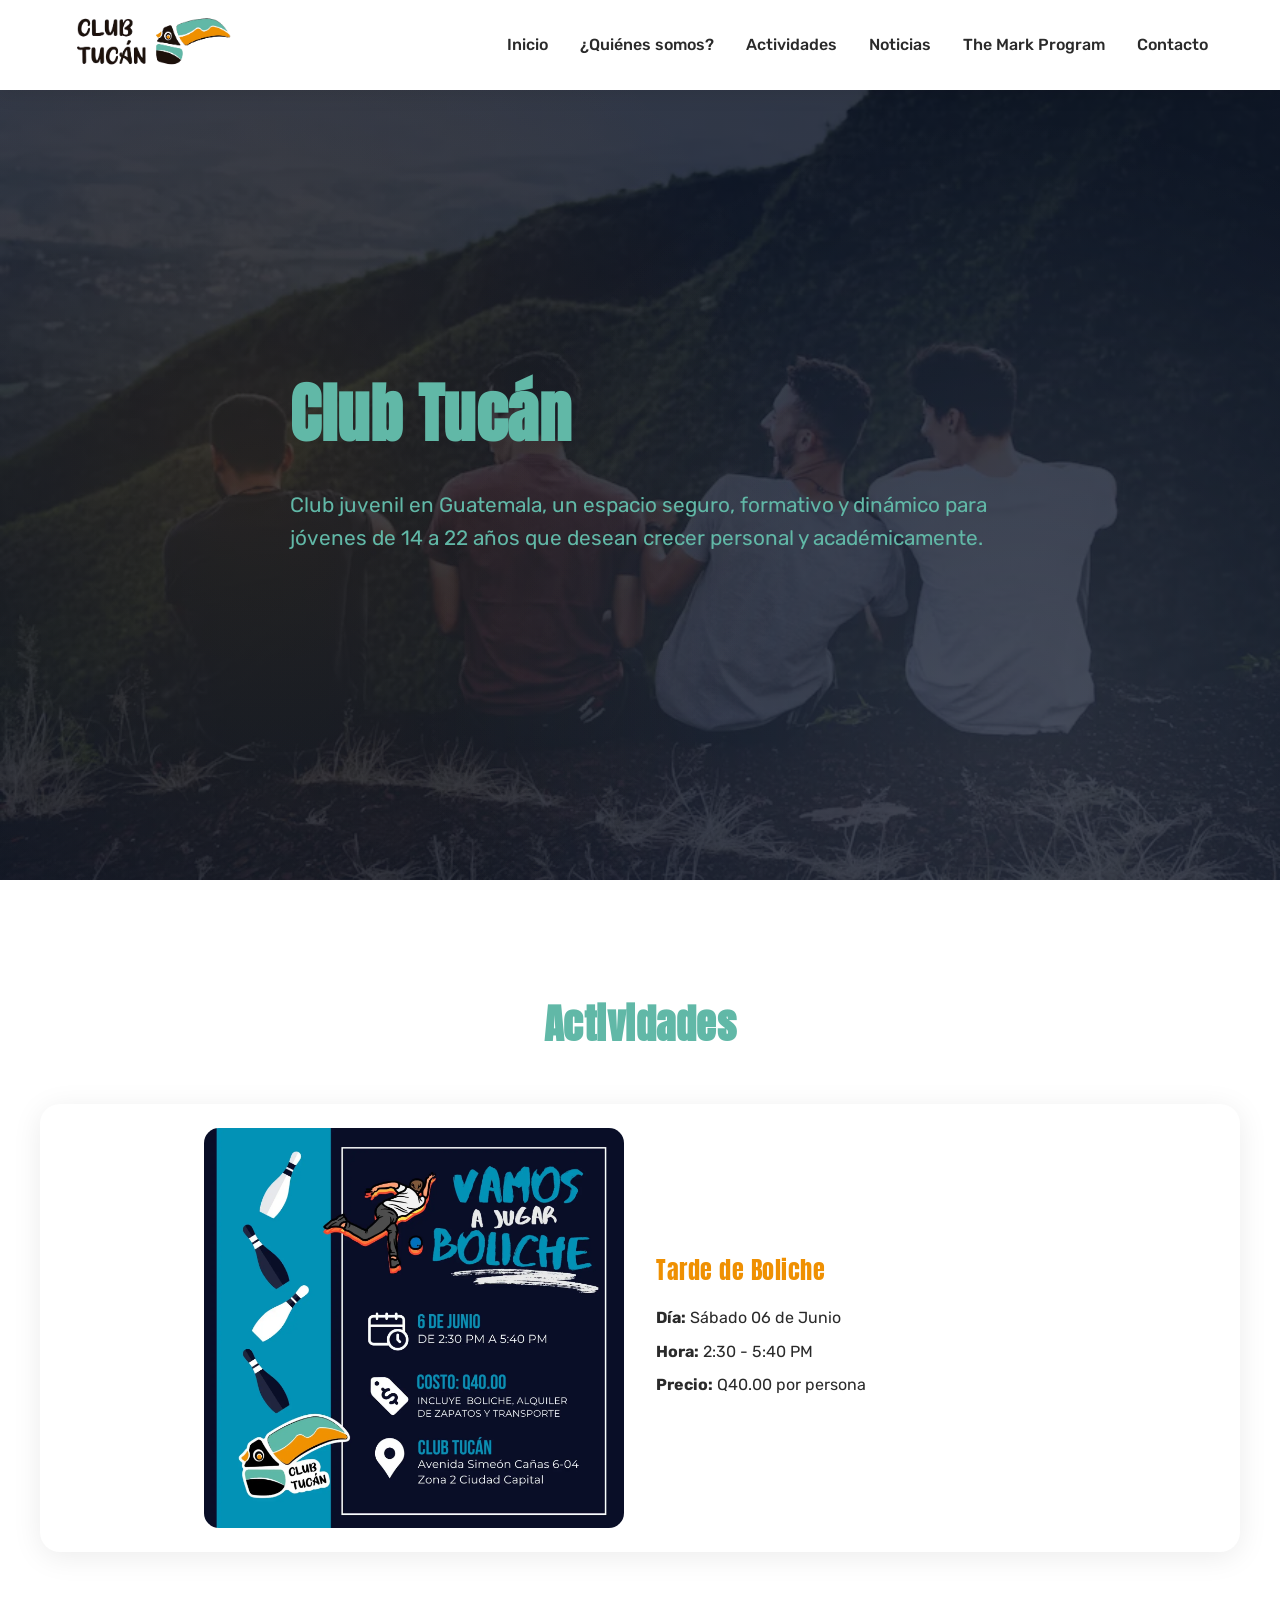
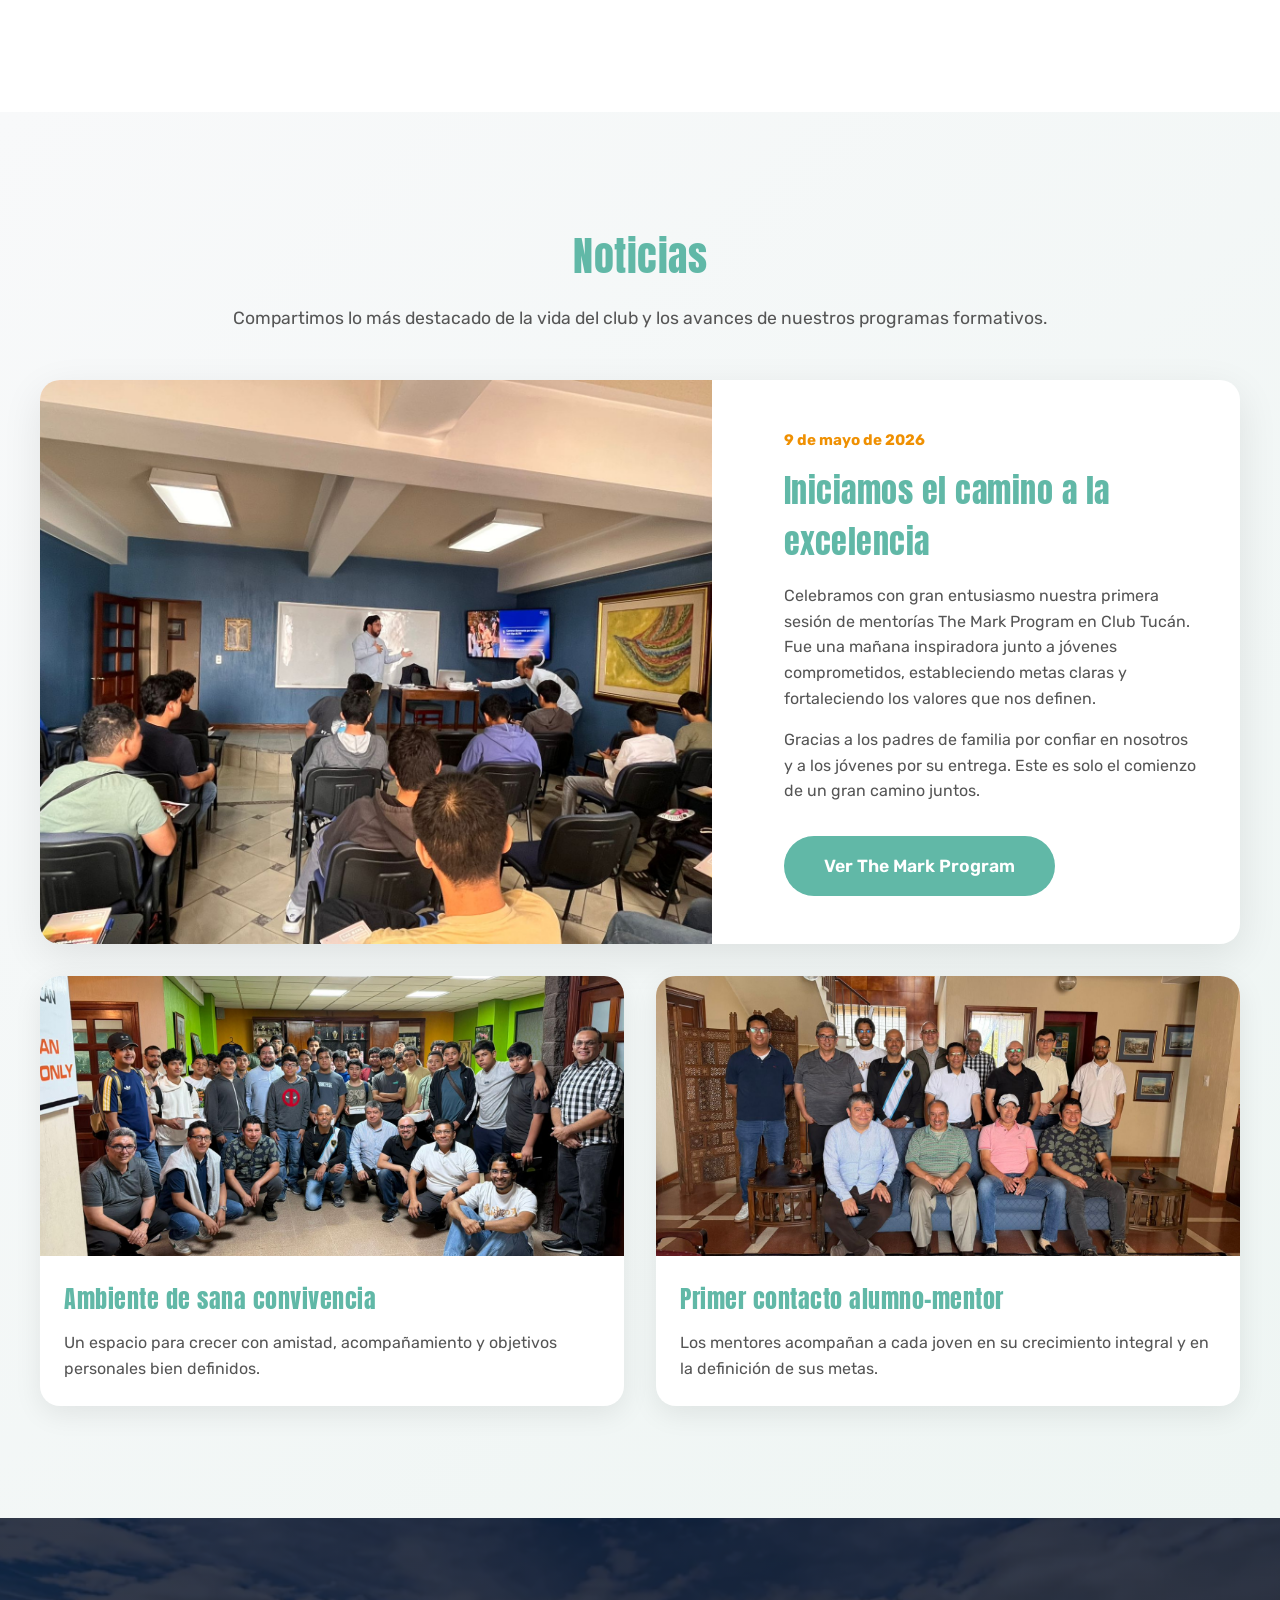
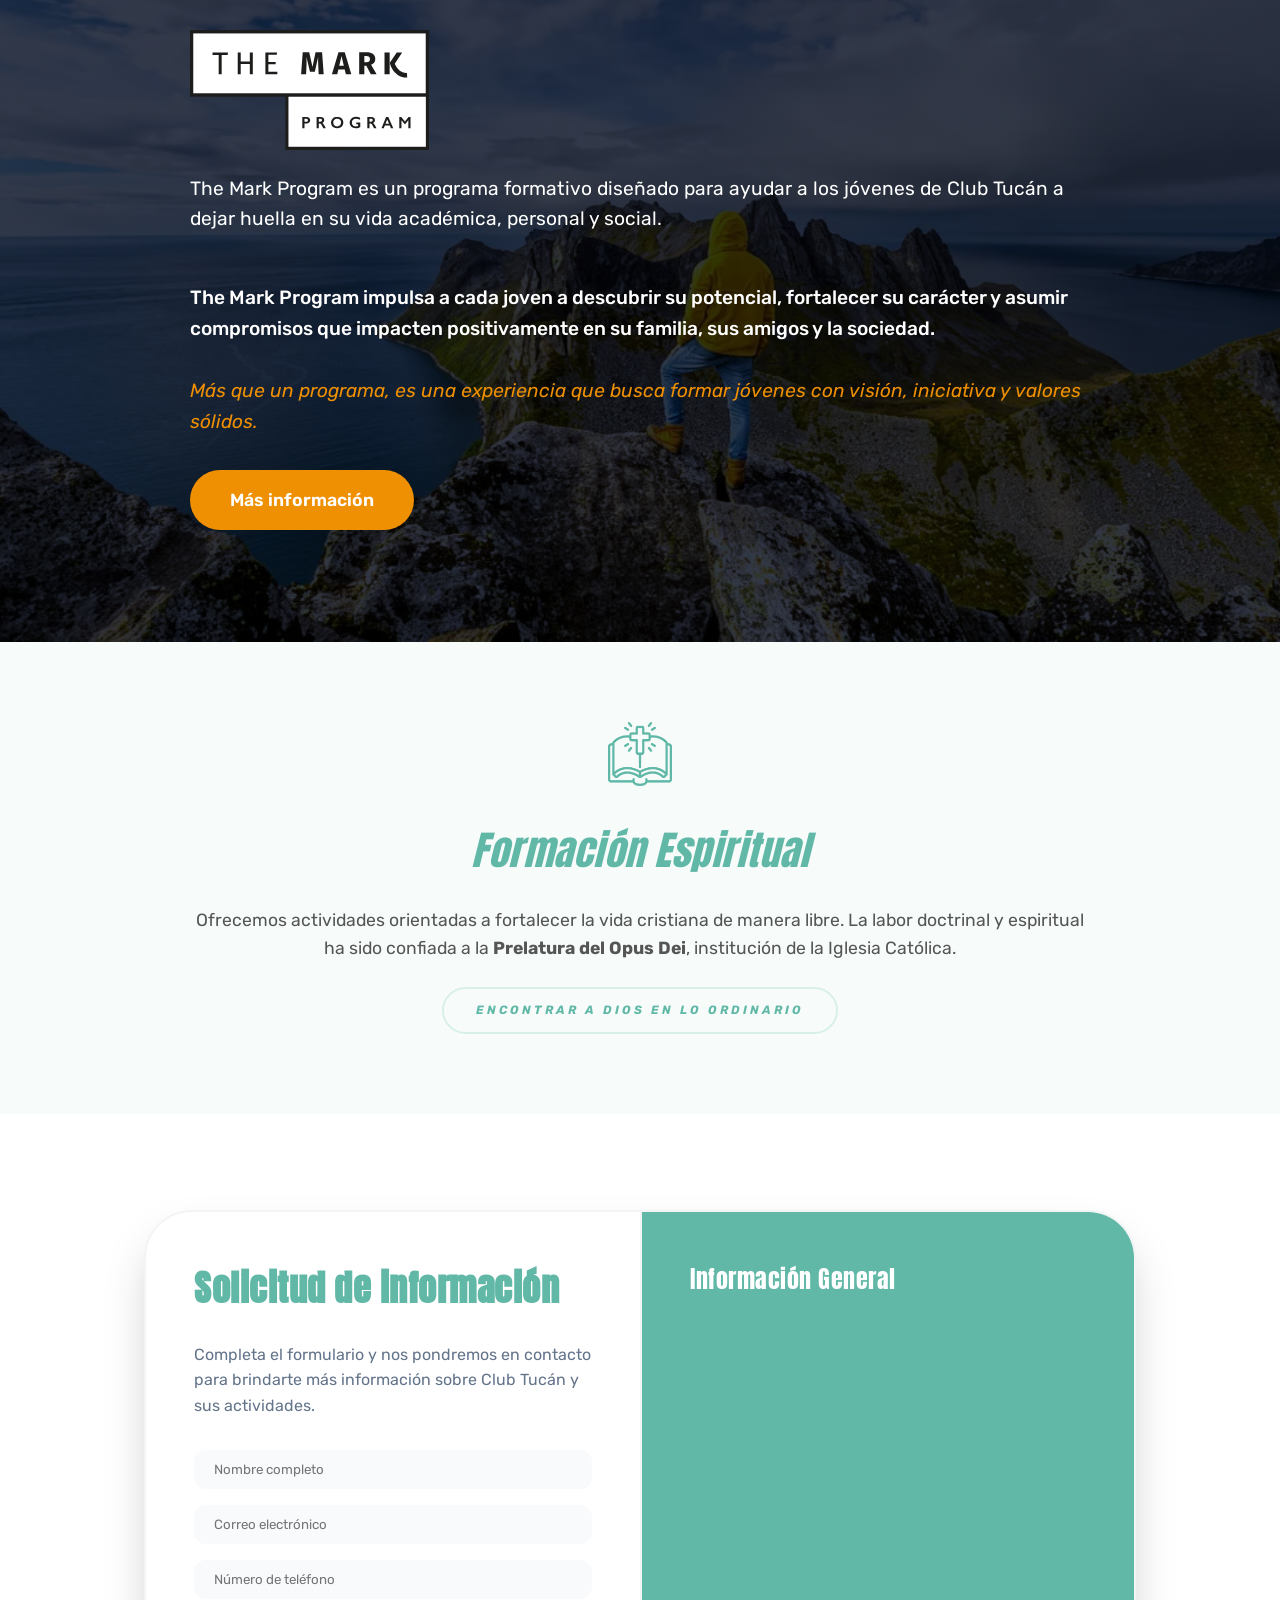
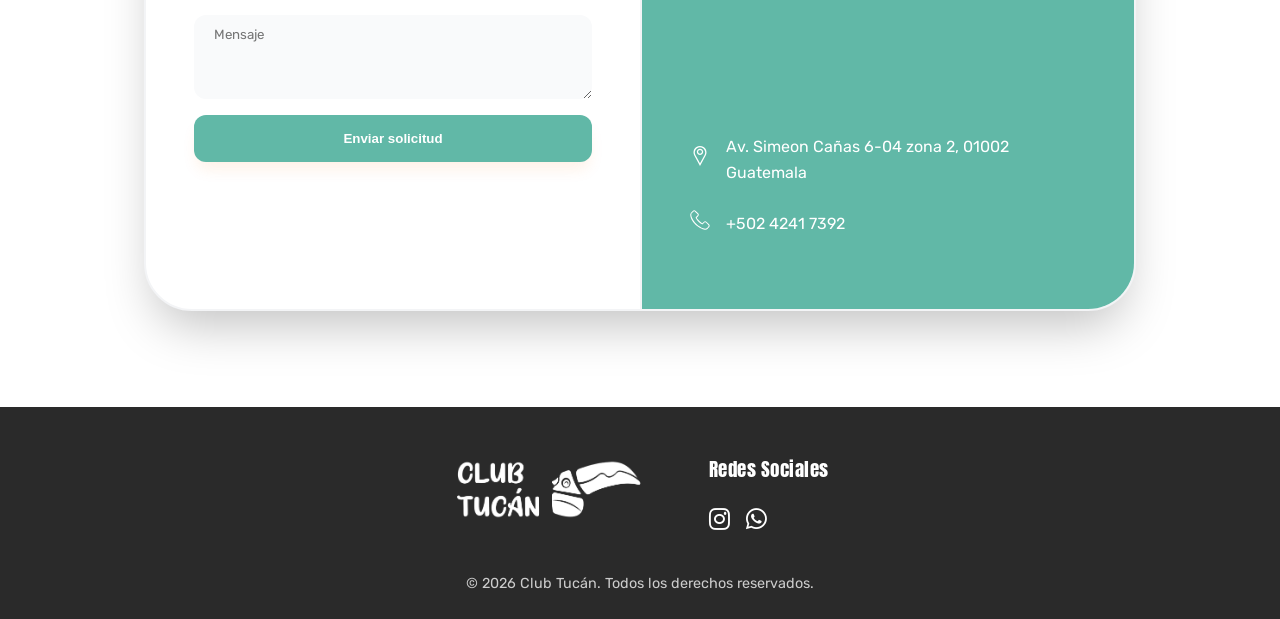
<file: index.html>
<!DOCTYPE html>
<html lang="es">
<head>
    <meta charset="UTF-8">
    <meta name="viewport" content="width=device-width, initial-scale=1.0">
    <meta name="description" content="Club Tucán es un centro juvenil en Guatemala para jóvenes de 14 a 22 años. Ofrecemos formación integral, actividades académicas, deportivas y el programa The Mark.">
    <meta name="keywords" content="club juvenil Guatemala, formación juvenil, tutorías Guatemala, fútbol juvenil, desarrollo personal">
    <meta name="author" content="Club Tucán">
    <meta property="og:title" content="Club Tucán - Centro Juvenil en Guatemala">
    <meta property="og:description" content="Club juvenil en Guatemala, un espacio seguro, formativo y dinámico para jóvenes de 14 a 22 años.">
    <meta property="og:type" content="website">
    <title>Club Tucán - Centro Juvenil en Guatemala</title>
    <link rel="icon" type="image/png" href="img/favicon tucan.png">
    <link rel="preconnect" href="https://fonts.googleapis.com">
    <link rel="preconnect" href="https://fonts.gstatic.com" crossorigin>
    <link href="https://fonts.googleapis.com/css2?family=Anton&family=Rubik:wght@300;400;500;600;700&display=swap" rel="stylesheet">
    <link rel="stylesheet" href="https://cdnjs.cloudflare.com/ajax/libs/font-awesome/6.0.0/css/all.min.css">
    <link rel="stylesheet" href="css/styles.css">
</head>
<body>
    <!-- Navigation -->
    <nav id="navbar">
        <div class="nav-container">
            <a href="index.html"><img src="img/tucanlogo.png" alt="Club Tucán Logo" class="logo"></a> 
            <ul class="nav-links" id="nav-links">
                <li><a href="#inicio">Inicio</a></li>
                <li><a href="nosotros.html">¿Quiénes somos?</a></li>
                <li><a href="#actividades">Actividades</a></li>
                <li><a href="#noticias">Noticias</a></li>
                <li><a href="themark.html">The Mark Program</a></li>
                <li><a href="#contacto">Contacto</a></li>
            </ul>
            <button class="mobile-menu" id="mobile-menu" type="button" aria-label="Abrir menú" aria-controls="nav-links" aria-expanded="false">
                <span></span>
                <span></span>
                <span></span>
            </button>
        </div>
    </nav>

    <!-- Hero Section -->
    <section id="inicio" class="hero">
        <div class="hero-content">
            <h1>Club Tucán</h1>
            <p>Club juvenil en Guatemala, un espacio seguro, formativo y dinámico para jóvenes de 14 a 22 años que desean crecer personal y académicamente.</p>
        </div>
    </section>

    <!-- Actividades Section -->
    <section id="actividades" class="actividades">
        <div class="container">
            <h2>Actividades</h2>
            <div class="actividades-grid" id="actividades-grid"></div>

            <!--
                Para actualizar actividades, edita la lista de abajo.
                Puedes duplicar un bloque entre llaves {...} para agregar otra actividad.
            -->
            <script type="application/json" id="actividades-data">
            [
                {
                    "titulo": "Tarde de Boliche",
                    "imagen": "img/sabado.webp",
                    "alt": "Tarde de Boliche",
                    "dia": "Sábado 06 de Junio",
                    "hora": "2:30 - 5:40 PM",
                    "precio": "Q40.00 por persona",
                    "contacto": false
                }
                             
            ]
            </script>

            
        </div>
    </section>

    <!-- Noticias Section -->
    <section id="noticias" class="noticias">
        <div class="noticias-container">
            <div class="noticias-heading">
                
                <h2>Noticias</h2>
                <p>Compartimos lo más destacado de la vida del club y los avances de nuestros programas formativos.</p>
            </div>

            <article class="noticia-principal">
                <div class="noticia-principal-image">
                    <img src="img/noticias/the-mark-mentorias-alumnos.jpeg" alt="Jóvenes participando en la primera sesión de mentorías The Mark Program" loading="lazy">
                </div>
                <div class="noticia-principal-content">
                    <span class="noticia-fecha">9 de mayo de 2026</span>
                    <h3>Iniciamos el camino a la excelencia</h3>
                    <p>Celebramos con gran entusiasmo nuestra primera sesión de mentorías The Mark Program en Club Tucán. Fue una mañana inspiradora junto a jóvenes comprometidos, estableciendo metas claras y fortaleciendo los valores que nos definen.</p>
                    <p>Gracias a los padres de familia por confiar en nosotros y a los jóvenes por su entrega. Este es solo el comienzo de un gran camino juntos.</p>
                    <a href="themark.html" class="btn-primary">Ver The Mark Program</a>
                </div>
            </article>

            <div class="noticias-grid">
                <article class="noticia-card">
                    <img src="img/noticias/the-mark-mentorias-grupo.jpeg" alt="Grupo de alumnos y mentores de Club Tucán" loading="lazy">
                    <div class="noticia-card-content">
                        <h3>Ambiente de sana convivencia</h3>
                        <p>Un espacio para crecer con amistad, acompañamiento y objetivos personales bien definidos.</p>
                    </div>
                </article>
                <article class="noticia-card">
                    <img src="img/noticias/the-mark-mentorias-mentores.jpeg" alt="Equipo de mentores de The Mark Program" loading="lazy">
                    <div class="noticia-card-content">
                        <h3>Primer contacto alumno-mentor</h3>
                        <p>Los mentores acompañan a cada joven en su crecimiento integral y en la definición de sus metas.</p>
                    </div>
                </article>
            </div>
        </div>
    </section>

    <!-- Mark Program Section -->
    <section id="mark-program" class="mark-program">
        <div class="mark-content">
            <div class="mark-header">
                <img src="img/The_Mark_Program_big-1.svg" alt="The Mark Logo" class="mark-logo" loading="lazy">
            </div>
            <p>The Mark Program es un programa formativo diseñado para ayudar a los jóvenes de Club Tucán a dejar huella en su vida académica, personal y social.</p>
            <p class="mark-intro">The Mark Program impulsa a cada joven a descubrir su potencial, fortalecer su carácter y asumir compromisos que impacten positivamente en su familia, sus amigos y la sociedad.</p>
            <p class="mark-emphasis">Más que un programa, es una experiencia que busca formar jóvenes con visión, iniciativa y valores sólidos.</p>

            <a href="themark.html" class="cta-button">Más información</a>
        </div>
    </section>

    <!-- Spiritual Formation Section -->
    <section id="formacion" class="spiritual">
        <div class="spiritual-content">
            <div class="feature-icon spiritual-icon">
              <img src="img/iglesia.png" alt="Formación espiritual" loading="lazy">  
            </div>
            <h2 class="spiritual-title">Formación Espiritual</h2>
            <p class="spiritual-description">Ofrecemos actividades orientadas a fortalecer la vida cristiana de manera libre. La labor doctrinal y espiritual ha sido confiada a la <strong>Prelatura del Opus Dei</strong>, institución de la Iglesia Católica.</p>
            <div class="spiritual-badge">
                Encontrar a Dios en lo ordinario
            </div>
        </div>
    </section>

    <!-- Contact Section -->
    <section id="contacto" class="contact-section">
        <div class="contact-container">
            <div class="contact-card">
                <div class="contact-form">
                    <h2>Solicitud de información</h2>
                    <p>Completa el formulario y nos pondremos en contacto para brindarte más información sobre Club Tucán y sus actividades.</p>
                    <form id="contact-form" action="https://formspree.io/f/mvzbbjyo" method="POST">
                        <input type="text" name="nombre" placeholder="Nombre completo" required>
                        <input type="email" name="email" placeholder="Correo electrónico" required>
                        <input type="tel" name="telefono" placeholder="Número de teléfono" required>
                        <textarea name="mensaje" placeholder="Mensaje" rows="4" required></textarea>
                        <button type="submit">Enviar solicitud</button>
                    </form>
                </div>
                <div class="contact-info">
                    <h3>Información General</h3>
                    <div class="map-embed">
                        <iframe src="https://www.google.com/maps/embed?pb=!1m18!1m12!1m3!1d2950.3222215392134!2d-90.51182639999999!3d14.6532854!2m3!1f0!2f0!3f0!3m2!1i1024!2i768!4f13.1!3m3!1m2!1s0x8589a2095977a08d%3A0xda6d3b0723231abe!2sClub%20Tuc%C3%A1n!5e1!3m2!1ses-419!2sgt!4v1771708147137!5m2!1ses-419!2sgt" allowfullscreen="" loading="lazy" referrerpolicy="no-referrer-when-downgrade" title="Ubicación de Club Tucán"></iframe>
                    </div>
                    
                    <div class="info-item">
                        <span><img src="img/pin.svg" alt="Ubicación"></span>
                        <span>Av. Simeon Cañas 6-04 zona 2, 01002 Guatemala</span>
                    </div>
                    <div class="info-item">
                        <span><img src="img/phone.svg" alt="Teléfono"></span>
                        <span>+502 4241 7392</span>
                    </div>
                </div>
            </div>
        </div>
    </section>

    <div id="form-modal" class="form-modal" aria-hidden="true" role="dialog" aria-labelledby="form-modal-title">
        <div class="form-modal-content">
            <h3 id="form-modal-title">Mensaje</h3>
            <p id="form-modal-message"></p>
            <button type="button" id="form-modal-close">Cerrar</button>
        </div>
    </div>

    <!-- Footer -->
    <footer>
        <div class="footer-content">
            <div class="footer-left">
                <img src="img/tucanlogo.png" alt="Club Tucán Logo" class="footer-logo" loading="lazy">
            </div>
            <div class="footer-right">
                <h3>Redes Sociales</h3>
                <div class="social-icons">
                    <a href="https://www.instagram.com/clubtucangt/?hl=es-la" target="_blank" rel="noopener noreferrer" aria-label="Instagram"><i class="fab fa-instagram"></i></a>
                    <a href="https://wa.link/yopex7" target="_blank" rel="noopener noreferrer" aria-label="WhatsApp"><i class="fab fa-whatsapp"></i></a>
                </div>
            </div>
        </div>
        <p class="copyright">&copy; <span id="current-year">2026</span> Club Tucán. Todos los derechos reservados.</p>
        </footer>

    <!-- Image Modal -->
    <div id="image-modal" class="image-modal" aria-hidden="true">
        <span class="image-modal-close">&times;</span>
        <img class="image-modal-content" id="modal-image" alt="">
    </div>

    <script src="js/main.js" defer></script>
</body>
</html>
</file>
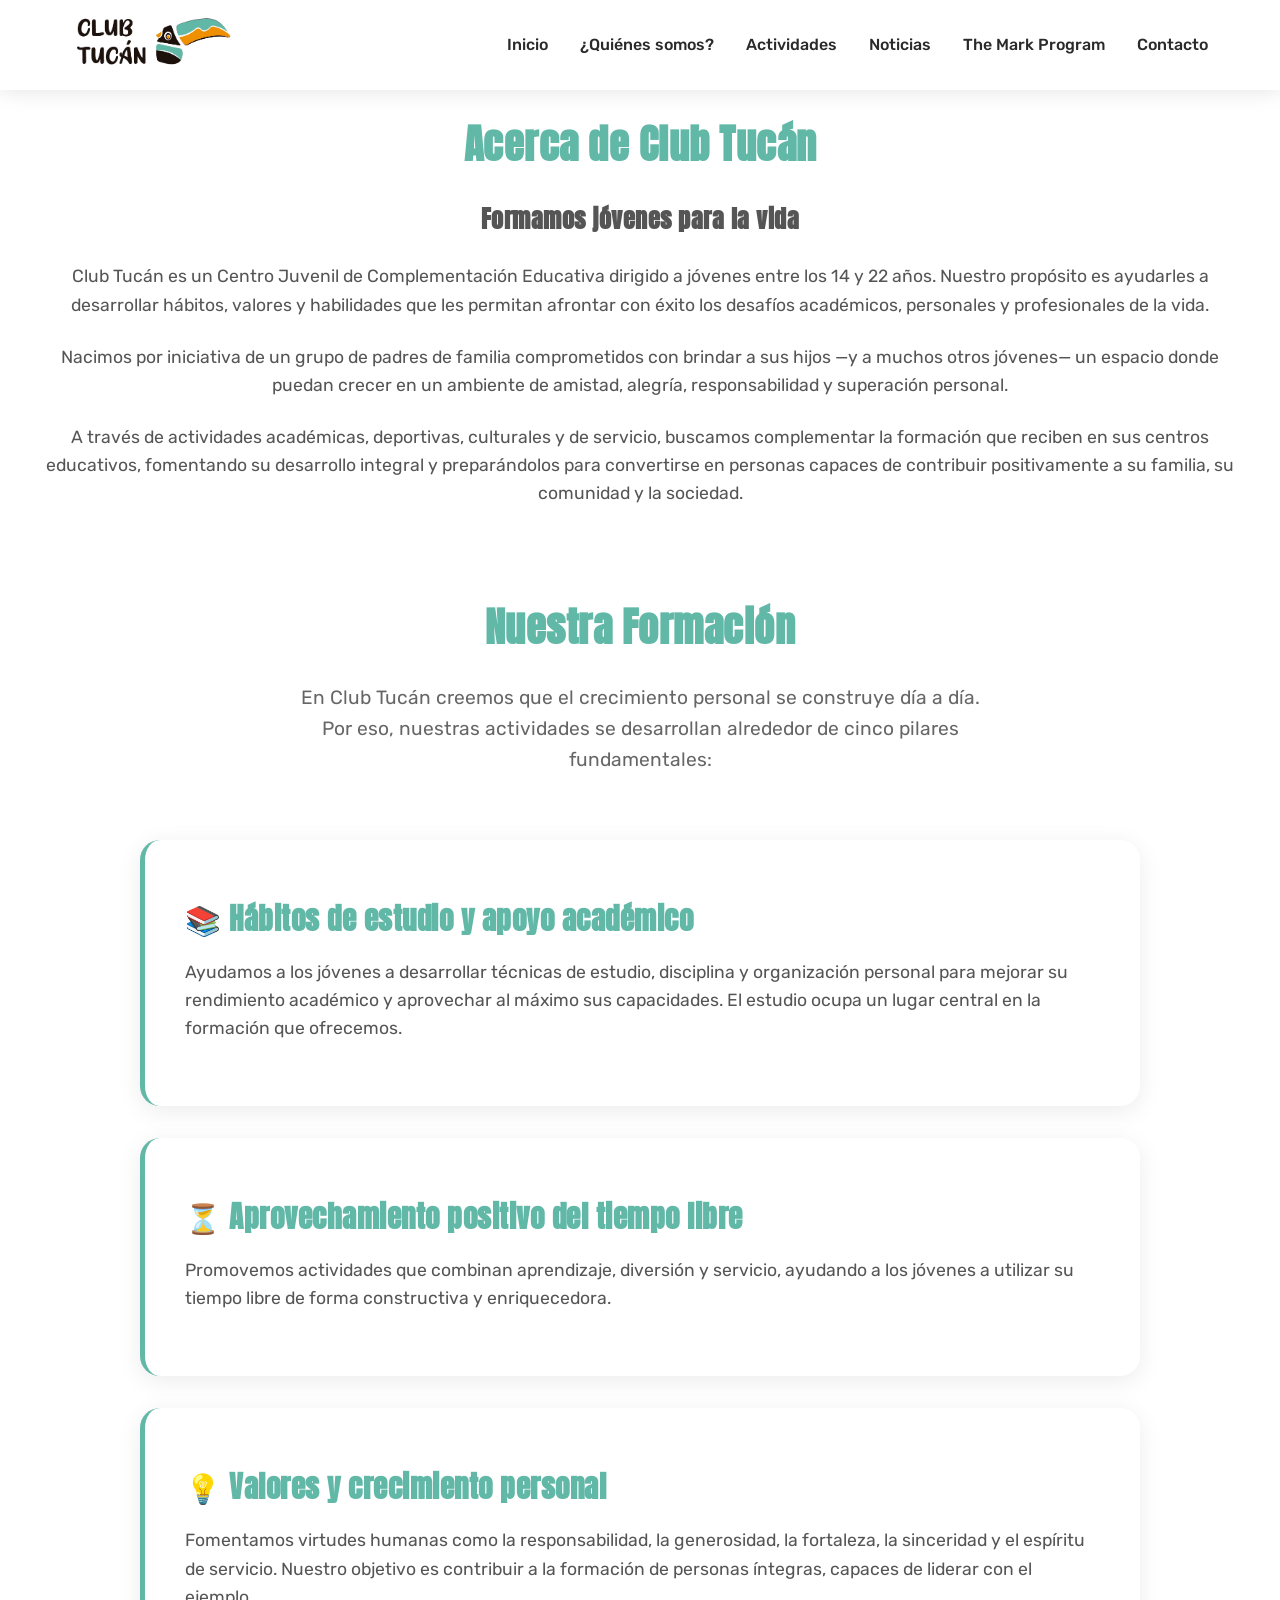
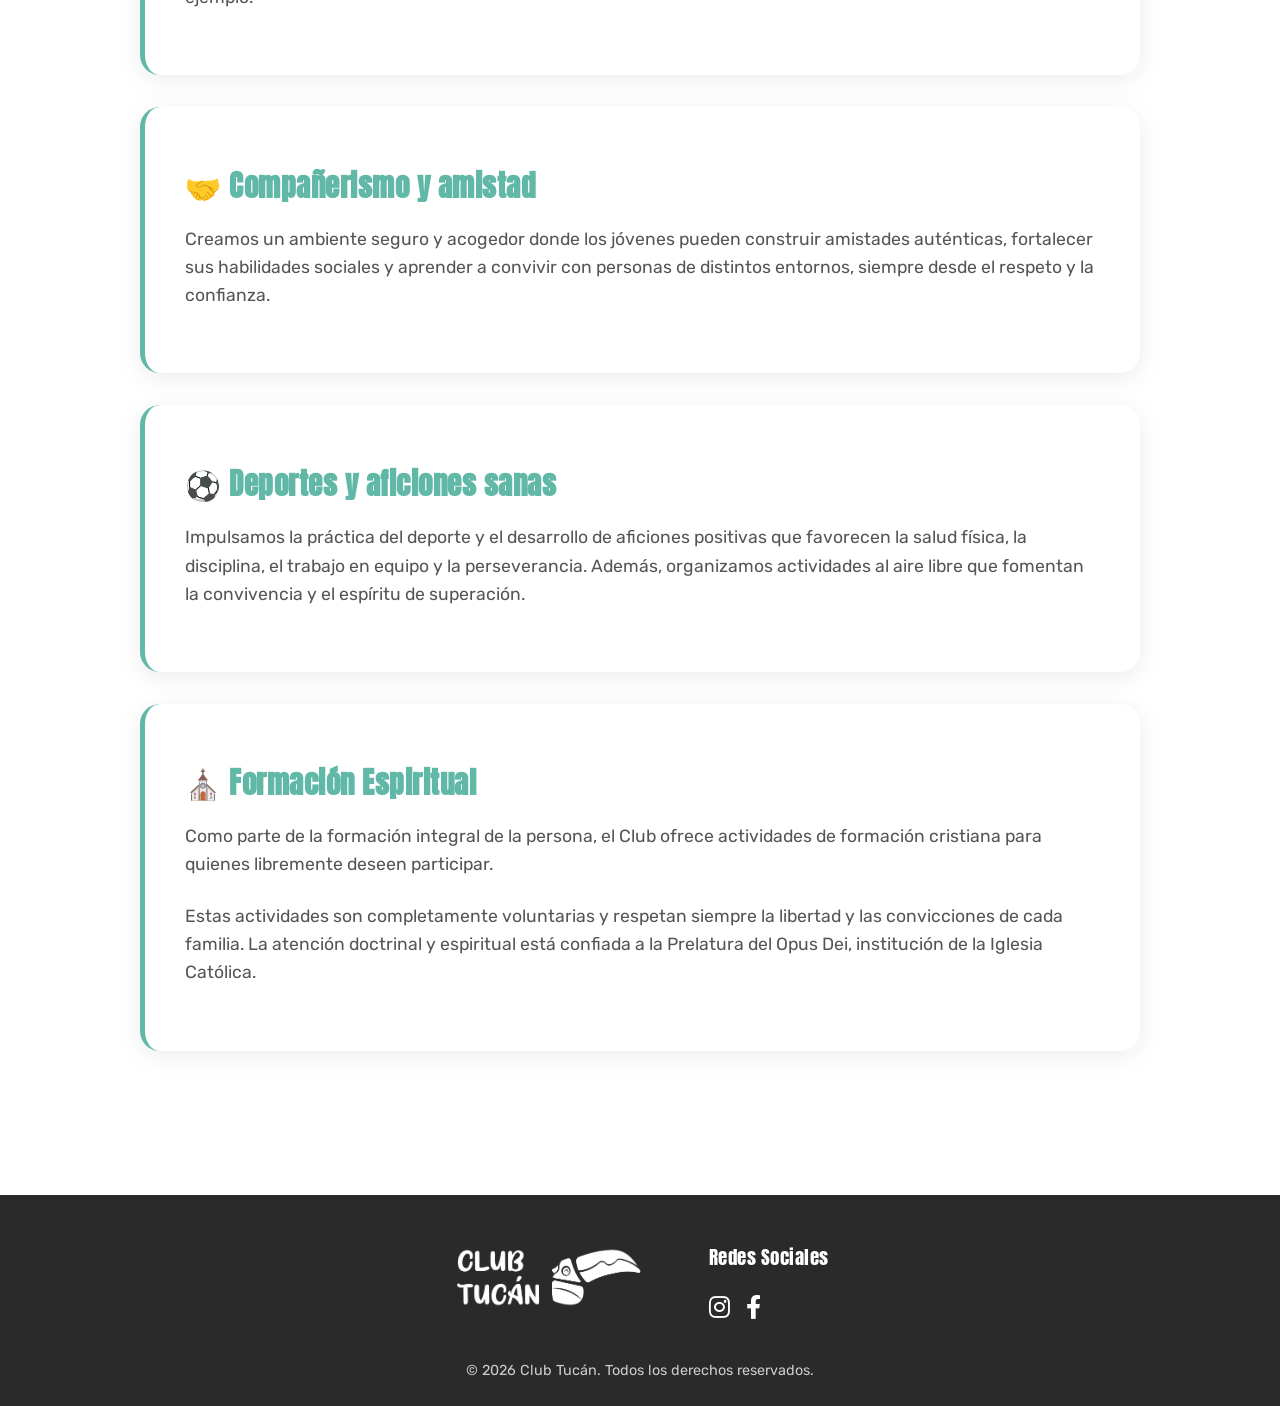
<file: nosotros.html>
<!DOCTYPE html>
<html lang="es">
<head>
    <meta charset="UTF-8">
    <meta name="viewport" content="width=device-width, initial-scale=1.0">
    <meta name="description" content="Actividades de Club Tucán: tutorías académicas y entrenamiento de fútbol para jóvenes en Guatemala.">
    <meta name="keywords" content="tutorías Guatemala, fútbol juvenil, actividades juveniles, Club Tucán">
    <meta property="og:title" content="Actividades - Club Tucán">
    <meta property="og:description" content="Descubre nuestras tutorías académicas y entrenamientos de fútbol para jóvenes.">
    <title>¿Quiénes Somos? - Club Tucán</title>
    <link rel="icon" type="image/png" href="img/favicon tucan.png">
    <link rel="preconnect" href="https://fonts.googleapis.com">
    <link rel="preconnect" href="https://fonts.gstatic.com" crossorigin>
    <link href="https://fonts.googleapis.com/css2?family=Anton&family=Rubik:wght@300;400;500;600;700&display=swap" rel="stylesheet">
    <link rel="stylesheet" href="https://cdnjs.cloudflare.com/ajax/libs/font-awesome/6.0.0/css/all.min.css">
    <link rel="stylesheet" href="css/styles.css">
</head>
<body>
    <!-- Navigation -->
    <nav id="navbar">
        <div class="nav-container">
            <a href="index.html"><img src="img/tucanlogo.png" alt="Club Tucán Logo" class="logo"></a> 
             <ul class="nav-links" id="nav-links">
                <li><a href="index.html#inicio">Inicio</a></li>
                <li><a href="nosotros.html">¿Quiénes somos?</a></li>
                <li><a href="index.html#actividades">Actividades</a></li>
                <li><a href="index.html#noticias">Noticias</a></li>
                <li><a href="themark.html">The Mark Program</a></li>
                <li><a href="index.html#contacto">Contacto</a></li>
            </ul>
            <button class="mobile-menu" id="mobile-menu" type="button" aria-label="Abrir menú" aria-controls="nav-links" aria-expanded="false">
                <span></span>
                <span></span>
                <span></span>
            </button>
        </div>
    </nav>



    <!-- About Section -->
    <section id="acerca" class="about">
        <div class="about-content">
            <div class="about-text">
                <h2>Acerca de Club Tucán</h2>
                <h3>Formamos jóvenes para la vida</h3>
                <p>Club Tucán es un Centro Juvenil de Complementación Educativa dirigido a jóvenes entre los 14 y 22 años. Nuestro propósito es ayudarles a desarrollar hábitos, valores y habilidades que les permitan afrontar con éxito los desafíos académicos, personales y profesionales de la vida.</p>
                <p>Nacimos por iniciativa de un grupo de padres de familia comprometidos con brindar a sus hijos —y a muchos otros jóvenes— un espacio donde puedan crecer en un ambiente de amistad, alegría, responsabilidad y superación personal.</p>
                <p>A través de actividades académicas, deportivas, culturales y de servicio, buscamos complementar la formación que reciben en sus centros educativos, fomentando su desarrollo integral y preparándolos para convertirse en personas capaces de contribuir positivamente a su familia, su comunidad y la sociedad.</p>

        </div>

        <div class="objectives-container">
        <h2 class="section-title">Nuestra Formación</h2>
        <p class="section-subtitle">En Club Tucán creemos que el crecimiento personal se construye día a día. Por eso, nuestras actividades se desarrollan alrededor de cinco pilares fundamentales:</p>
        
        <!-- Objetivos principales -->
        <div class="objective-item">
            <div class="objective-number"></div>
            <h3>📚 Hábitos de estudio y apoyo académico</h3>
            <p>Ayudamos a los jóvenes a desarrollar técnicas de estudio, disciplina y organización personal para mejorar su rendimiento académico y aprovechar al máximo sus capacidades. El estudio ocupa un lugar central en la formación que ofrecemos.</p>
        </div>

        <div class="objective-item">
            <div class="objective-number"></div>
            <h3>⏳ Aprovechamiento positivo del tiempo libre</h3>
            <p>Promovemos actividades que combinan aprendizaje, diversión y servicio, ayudando a los jóvenes a utilizar su tiempo libre de forma constructiva y enriquecedora.</p>
        </div>

        <div class="objective-item">
            <div class="objective-number"></div>
            <h3>💡 Valores y crecimiento personal</h3>
            <p>Fomentamos virtudes humanas como la responsabilidad, la generosidad, la fortaleza, la sinceridad y el espíritu de servicio. Nuestro objetivo es contribuir a la formación de personas íntegras, capaces de liderar con el ejemplo.</p>
        </div>

        <div class="objective-item">
            <div class="objective-number"></div>
            <h3>🤝 Compañerismo y amistad</h3>
            <p>Creamos un ambiente seguro y acogedor donde los jóvenes pueden construir amistades auténticas, fortalecer sus habilidades sociales y aprender a convivir con personas de distintos entornos, siempre desde el respeto y la confianza.</p>
        </div>

        <div class="objective-item">
            <div class="objective-number"></div>
            <h3>⚽ Deportes y aficiones sanas</h3>
            <p>Impulsamos la práctica del deporte y el desarrollo de aficiones positivas que favorecen la salud física, la disciplina, el trabajo en equipo y la perseverancia. Además, organizamos actividades al aire libre que fomentan la convivencia y el espíritu de superación.</p>
        </div>

        <div class="objective-item">
            <div class="objective-number"></div>
            <h3>⛪ Formación Espiritual</h3>
            <p>Como parte de la formación integral de la persona, el Club ofrece actividades de formación cristiana para quienes libremente deseen participar.</p>

            <p>Estas actividades son completamente voluntarias y respetan siempre la libertad y las convicciones de cada familia. La atención doctrinal y espiritual está confiada a la Prelatura del Opus Dei, institución de la Iglesia Católica.</p>
        </div>

        
    </div>
    </section>
               


    <!-- Footer -->
    <footer>
        <div class="footer-content">
            <div class="footer-left">
                <img src="img/tucanlogo.png" alt="Club Tucán Logo" class="footer-logo" loading="lazy">
            </div>
            <div class="footer-right">
                <h3>Redes Sociales</h3>
                <div class="social-icons">
                    <a href="https://www.instagram.com/clubtucangt/?hl=es-la" target="_blank" rel="noopener noreferrer" aria-label="Instagram"><i class="fab fa-instagram"></i></a>
                    <a href="https://www.facebook.com/clubtucangt/" target="_blank" rel="noopener noreferrer" aria-label="Facebook"><i class="fab fa-facebook-f"></i></a>
                </div>
            </div>
        </div>
        <p class="copyright">&copy; <span id="current-year">2026</span> Club Tucán. Todos los derechos reservados.</p>
    </footer>

    <script src="js/main.js" defer></script>
</body>
</html>
</file>
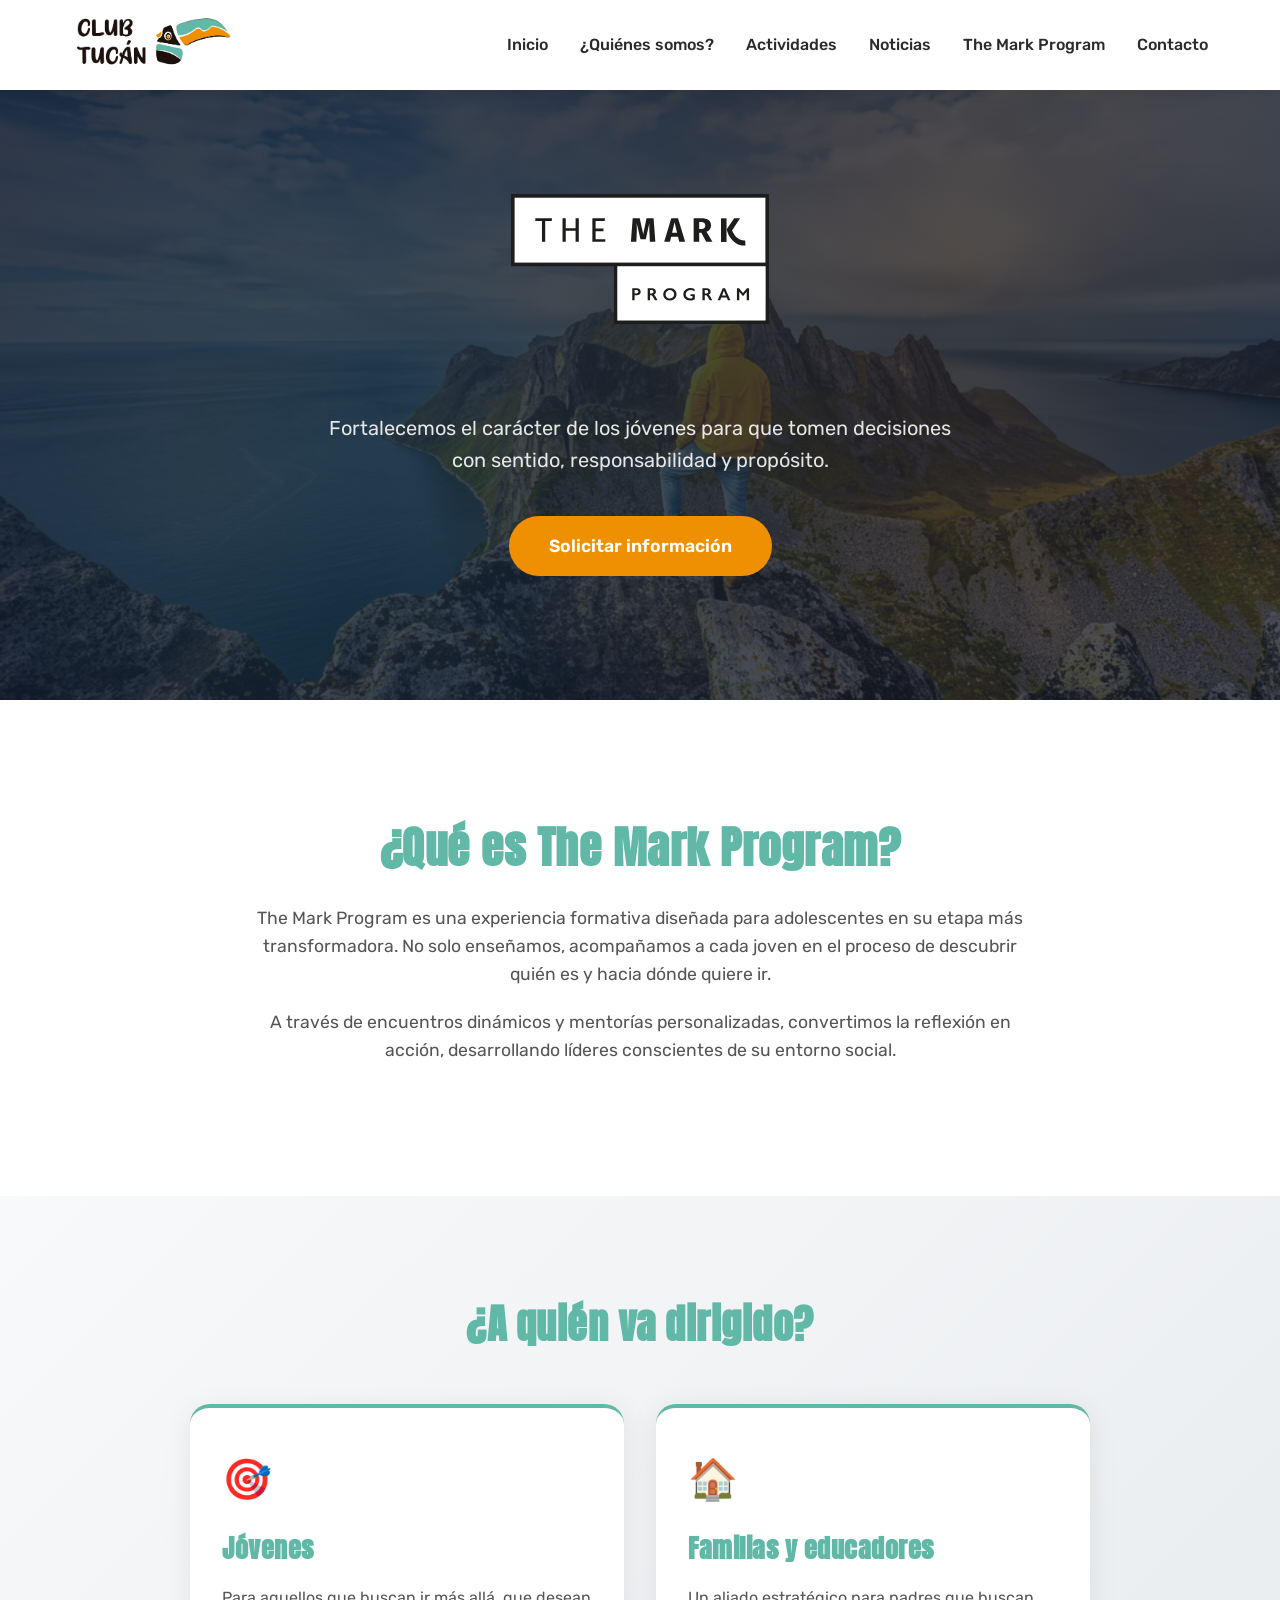
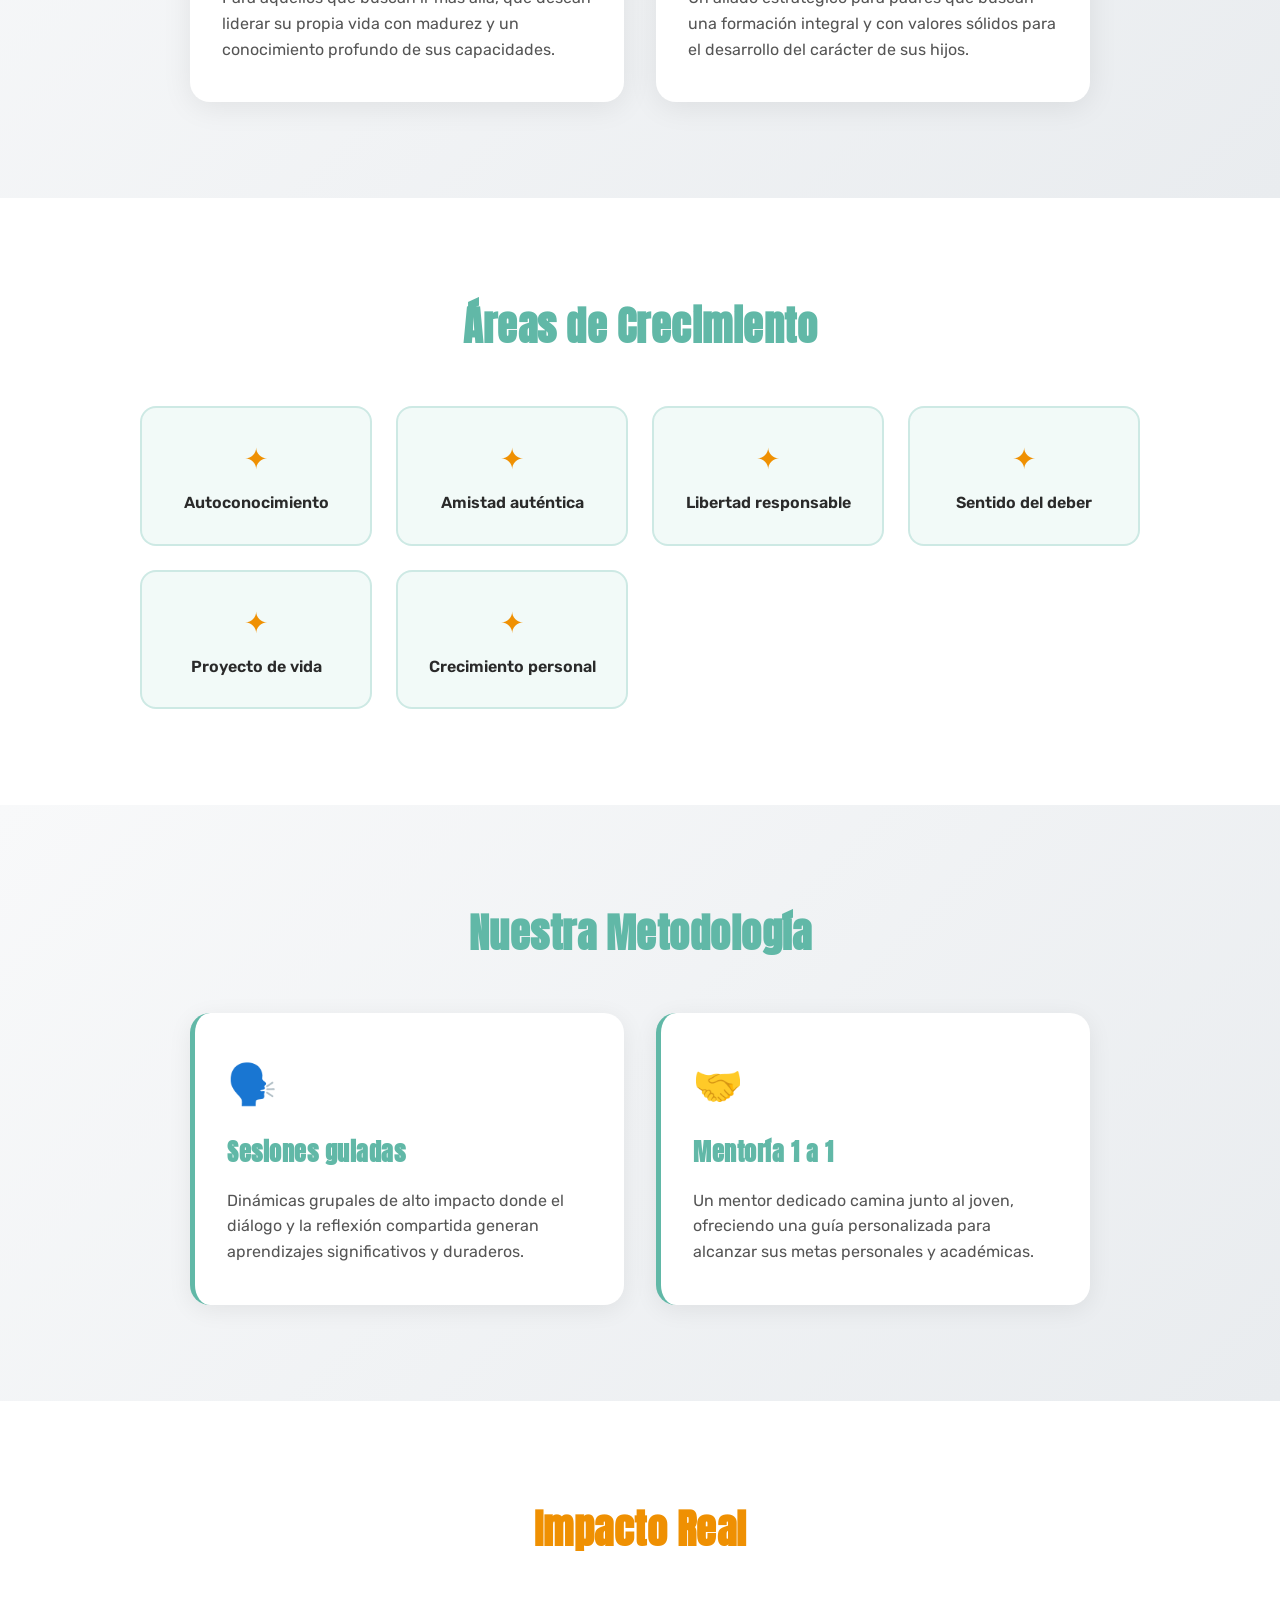
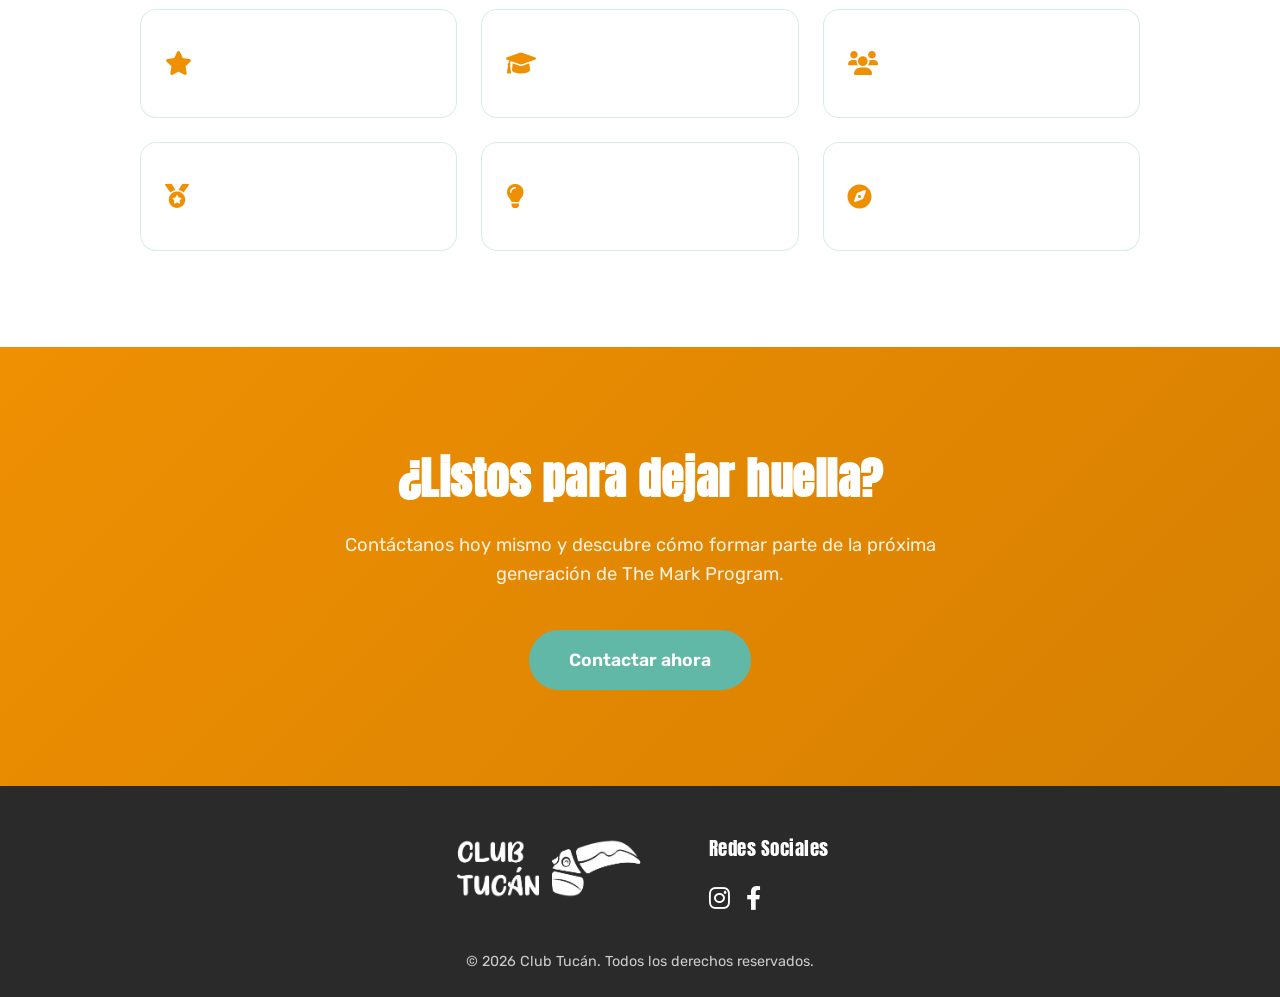
<file: themark.html>
<!DOCTYPE html>
<html lang="es">
<head>
    <meta charset="UTF-8">
    <meta name="viewport" content="width=device-width, initial-scale=1.0">
    <meta name="description" content="The Mark Program: Formación y crecimiento personal para jóvenes en Guatemala.">
    <meta name="keywords" content="The Mark Program, formación juvenil, crecimiento personal, Club Tucán">
    <meta property="og:title" content="The Mark Program - Club Tucán">
    <meta property="og:description" content="Fortalecemos el carácter de los jóvenes para que tomen decisiones con sentido, responsabilidad y propósito.">
    <title>The Mark Program - Club Tucán</title>
    <link rel="icon" type="image/png" href="img/favicon tucan.png">
    <link rel="preconnect" href="https://fonts.googleapis.com">
    <link rel="preconnect" href="https://fonts.gstatic.com" crossorigin>
    <link href="https://fonts.googleapis.com/css2?family=Anton&family=Rubik:wght@300;400;500;600;700&display=swap" rel="stylesheet">
    <link rel="stylesheet" href="https://cdnjs.cloudflare.com/ajax/libs/font-awesome/6.0.0/css/all.min.css">
    <link rel="stylesheet" href="css/styles.css">
</head>
<body>

    <!-- Navigation -->
    <nav id="navbar">
        <div class="nav-container">
            <a href="index.html"><img src="img/tucanlogo.png" alt="Club Tucán Logo" class="logo"></a>
             <ul class="nav-links" id="nav-links">
                <li><a href="index.html#inicio">Inicio</a></li>
                <li><a href="nosotros.html">¿Quiénes somos?</a></li>
                <li><a href="index.html#actividades">Actividades</a></li>
                <li><a href="index.html#noticias">Noticias</a></li>
                <li><a href="themark.html">The Mark Program</a></li>
                <li><a href="index.html#contacto">Contacto</a></li>
            </ul>
            <button class="mobile-menu" id="mobile-menu" type="button" aria-label="Abrir menú" aria-controls="nav-links" aria-expanded="false">
                <span></span>
                <span></span>
                <span></span>
            </button>
        </div>
    </nav>

    <!-- HERO -->
    <header class="mark-hero">
        <div class="mark-hero-inner">
            <img src="img/The_Mark_Program_big-1.svg" alt="The Mark Program Logo" class="mark-hero-logo">
            <p>
                Fortalecemos el carácter de los jóvenes para que tomen decisiones con sentido, responsabilidad y propósito.
            </p>
            <a href="#contacto" class="cta-button">Solicitar información</a>
        </div>
    </header>

    <!-- ¿QUÉ ES? -->
    <section class="what-is">
        <div class="inner">
            <h2>¿Qué es The Mark Program?</h2>
            <p>
                The Mark Program es una experiencia formativa diseñada para adolescentes en su etapa más transformadora. No solo enseñamos, acompañamos a cada joven en el proceso de descubrir quién es y hacia dónde quiere ir.
            </p>
            <p>
                A través de encuentros dinámicos y mentorías personalizadas, convertimos la reflexión en acción, desarrollando líderes conscientes de su entorno social.
            </p>
        </div>
    </section>

    <!-- ¿A QUIÉN VA DIRIGIDO? -->
    <section class="directed-to">
        <h2>¿A quién va dirigido?</h2>
        <div class="directed-grid">
            <div class="directed-card">
                <div class="card-icon">🎯</div>
                <h3>Jóvenes</h3>
                <p>
                    Para aquellos que buscan ir más allá, que desean liderar su propia vida con madurez y un conocimiento profundo de sus capacidades.
                </p>
            </div>
            <div class="directed-card">
                <div class="card-icon">🏠</div>
                <h3>Familias y educadores</h3>
                <p>
                    Un aliado estratégico para padres que buscan una formación integral y con valores sólidos para el desarrollo del carácter de sus hijos.
                </p>
            </div>
        </div>
    </section>

    <!-- ÁREAS DE CRECIMIENTO -->
    <section class="areas">
        <h2>Áreas de Crecimiento</h2>
        <div class="areas-grid">
            <div class="area-item">
                <div class="area-check">✦</div>
                <div class="area-label">Autoconocimiento</div>
            </div>
            <div class="area-item">
                <div class="area-check">✦</div>
                <div class="area-label">Amistad auténtica</div>
            </div>
            <div class="area-item">
                <div class="area-check">✦</div>
                <div class="area-label">Libertad responsable</div>
            </div>
            <div class="area-item">
                <div class="area-check">✦</div>
                <div class="area-label">Sentido del deber</div>
            </div>
            <div class="area-item">
                <div class="area-check">✦</div>
                <div class="area-label">Proyecto de vida</div>
            </div>
            <div class="area-item">
                <div class="area-check">✦</div>
                <div class="area-label">Crecimiento personal</div>
            </div>
        </div>
    </section>

    <!-- METODOLOGÍA -->
    <section class="methodology">
        <h2>Nuestra Metodología</h2>
        <div class="methodology-grid">
            <div class="method-card">
                <div class="method-icon">🗣️</div>
                <h3>Sesiones guiadas</h3>
                <p>
                    Dinámicas grupales de alto impacto donde el diálogo y la reflexión compartida generan aprendizajes significativos y duraderos.
                </p>
            </div>
            <div class="method-card">
                <div class="method-icon">🤝</div>
                <h3>Mentoría 1 a 1</h3>
                <p>
                    Un mentor dedicado camina junto al joven, ofreciendo una guía personalizada para alcanzar sus metas personales y académicas.
                </p>
            </div>
        </div>
    </section>

    <!-- IMPACTO REAL -->
    <section class="impact">
        <h2>Impacto Real</h2>
        <div class="impact-grid">
            <div class="impact-item">
                <i class="fas fa-star"></i>
                <span>Mayor seguridad y autoestima</span>
            </div>
            <div class="impact-item">
                <i class="fas fa-graduation-cap"></i>
                <span>Claridad en metas académicas</span>
            </div>
            <div class="impact-item">
                <i class="fas fa-users"></i>
                <span>Vínculos sociales más fuertes</span>
            </div>
            <div class="impact-item">
                <i class="fas fa-medal"></i>
                <span>Hábitos de excelencia</span>
            </div>
            <div class="impact-item">
                <i class="fas fa-lightbulb"></i>
                <span>Liderazgo ético</span>
            </div>
            <div class="impact-item">
                <i class="fas fa-compass"></i>
                <span>Toma de decisiones consciente</span>
            </div>
        </div>
    </section>

    <!-- CTA FINAL -->
    <section class="mark-cta" id="contacto">
        <h2>¿Listos para dejar huella?</h2>
        <p>
            Contáctanos hoy mismo y descubre cómo formar parte de la próxima generación de The Mark Program.
        </p>
        <a href="index.html#contacto" class="btn-white">Contactar ahora</a>
    </section>

    <!-- Footer -->
    <footer>
        <div class="footer-content">
            <div class="footer-left">
                <img src="img/tucanlogo.png" alt="Club Tucán Logo" class="footer-logo" loading="lazy">
            </div>
            <div class="footer-right">
                <h3>Redes Sociales</h3>
                <div class="social-icons">
                    <a href="https://www.instagram.com/clubtucangt/?hl=es-la" target="_blank" rel="noopener noreferrer" aria-label="Instagram"><i class="fab fa-instagram"></i></a>
                    <a href="https://www.facebook.com/clubtucangt/" target="_blank" rel="noopener noreferrer" aria-label="Facebook"><i class="fab fa-facebook-f"></i></a>
                </div>
            </div>
        </div>
        <p class="copyright">&copy; <span id="current-year">2026</span> Club Tucán. Todos los derechos reservados.</p>
    </footer>

    <script src="js/main.js" defer></script>
</body>
</html>
</file>
<file: css/styles.css>
:root {
    --primary: #61b8a7;
    --secondary: #ef9002;
    --dark: #2a2a2a;
    --light: #f8f9fa;
    --white: #ffffff;
    --gradient-primary: linear-gradient(135deg, #61b8a7 0%, #4a9688 100%);
    --gradient-secondary: linear-gradient(135deg, #ef9002 0%, #d67f02 100%);
}

* {
    margin: 0;
    padding: 0;
    box-sizing: border-box;
}

html {
    scroll-behavior: smooth;
    scroll-padding-top: 80px;
}

body {
    font-family: 'Rubik', sans-serif;
    color: var(--dark);
    line-height: 1.6;
    overflow-x: hidden;
}

h1, h2, h3 {
    font-family: 'Anton', sans-serif;
    letter-spacing: 0.5px;
}

/* Navigation */
nav {
    position: fixed;
    top: 0;
    width: 100%;
    background: var(--white);
    box-shadow: 0 2px 20px rgba(0,0,0,0.1);
    z-index: 1000;
    transition: all 0.3s ease;
}

nav.scrolled {
    box-shadow: 0 2px 30px rgba(0,0,0,0.15);
}

.nav-container {
    max-width: 1200px;
    margin: 0 auto;
    display: flex;
    justify-content: space-between;
    align-items: center;
    padding: 1rem 2rem;
}

.logo {
    height: 50px;
    transition: transform 0.3s ease;
}

.logo:hover {
    transform: scale(1.05);
}

.nav-links {
    display: flex;
    list-style: none;
    gap: 2rem;
}

.nav-links a {
    text-decoration: none;
    color: var(--dark);
    font-weight: 500;
    transition: color 0.3s ease;
    position: relative;
}

.nav-links a::after {
    content: '';
    position: absolute;
    bottom: -5px;
    left: 0;
    width: 0;
    height: 3px;
    background: var(--primary);
    transition: width 0.3s ease;
}

.nav-links a:hover {
    color: var(--primary);
}

.nav-links a:hover::after {
    width: 100%;
}

.mobile-menu {
    display: none;
    cursor: pointer;
    flex-direction: column;
    gap: 5px;
    background: transparent;
    border: 0;
    padding: 0.5rem;
}

.mobile-menu span {
    width: 25px;
    height: 3px;
    background: var(--dark);
    transition: all 0.3s ease;
}

.mobile-menu.active span:nth-child(1) {
    transform: rotate(45deg) translate(5px, 5px);
}

.mobile-menu.active span:nth-child(2) {
    opacity: 0;
}

.mobile-menu.active span:nth-child(3) {
    transform: rotate(-45deg) translate(7px, -6px);
}

/* Hero Section */
.hero {
    margin-top: 70px;
    min-height: 90vh;
    display: flex;
    align-items: center;
    position: relative;
    overflow: hidden;
    background: linear-gradient(135deg, #0f172ada 25%, #0f172ada 25%), url('../img/jovenes.webp') center/cover;
}

.hero::before {
    content: '';
    position: absolute;
    top: 0;
    left: 0;
    right: 0;
    bottom: 0;
    background: 
        radial-gradient(circle at 20% 50%, rgba(239, 144, 2, 0.1) 0%, transparent 50%),
        radial-gradient(circle at 80% 80%, rgba(255, 255, 255, 0.1) 0%, transparent 50%);
}

.hero-content {
    max-width: 1200px;
    margin: 0 auto;
    padding: 4rem 2rem;
    position: relative;
    z-index: 1;
}

.hero h1 {
    font-size: 4rem;
    color: var(--primary);
    margin-bottom: 1.5rem;
    animation: fadeInUp 1s ease;
}

.hero p {
    font-size: 1.3rem;
    color: var(--primary);
    max-width: 700px;
    margin-bottom: 2rem;
    animation: fadeInUp 1s ease 0.2s both;
}

.cta-button {
    display: inline-block;
    padding: 1rem 2.5rem;
    background: var(--secondary);
    color: var(--white);
    text-decoration: none;
    border-radius: 50px;
    font-weight: 600;
    font-size: 1.1rem;
    transition: all 0.3s ease;
    animation: fadeInUp 1s ease 0.4s both;
}

.cta-button:hover {
    background: var(--primary);
    transform: translateY(-3px);
}

/* Section Titles */
.section-title {
    font-size: 3rem;
    text-align: center;
    color: var(--dark);
    margin-bottom: 1rem;
}

.section-subtitle {
    text-align: center;
    font-size: 1.2rem;
    color: #666;
    max-width: 700px;
    margin: 0 auto 4rem;
}


/* About Section */
.about {
    padding: 7rem 2rem;
    background: var(--white);
}

.about-content {
    max-width: 1200px;
    margin: 0 auto;
    display: grid;
    gap: 4rem;
    align-items: center;
}

.about-text h2 {
    font-size: 2.5rem;
    color: var(--primary);
    margin-bottom: 1.5rem;
    text-align: center;
}

.about-text h3 {
    font-size: 1.5rem;
    color: #555;
    margin-bottom: 1.5rem;
    text-align: center;
}

.about-text p {
    margin-bottom: 1.5rem;
    color: #555;
    font-size: 1.1rem;
    text-align: center;
}

.objectives-container {
    max-width: 1000px;
    margin: 0 auto;
}

.objectives-container h2 {
    font-size: 2.5rem;
    color: var(--primary);
    margin-bottom: 1.5rem;
    text-align: center;
}

.objective-item {
    background: var(--white);
    padding: 2.5rem;
    margin-bottom: 2rem;
    border-radius: 20px;
    border-left: 5px solid var(--primary);
    box-shadow: 0 5px 25px rgba(0,0,0,0.08);
    transition: all 0.3s ease;
    opacity: 0;
    transform: translateX(-30px);
}

.objective-item.visible {
    opacity: 1;
    transform: translateX(0);
}

.objective-item:hover {
    border-left-width: 10px;
    box-shadow: 0 10px 40px rgba(0,0,0,0.12);
}

.objective-number {
    font-size: 2.5rem;
    color: var(--secondary);
    margin-bottom: 1rem;
}

.objective-item h3 {
    font-size: 1.8rem;
    color: var(--primary);
    margin-bottom: 1rem;
}

.objective-item p {
    margin-bottom: 1.5rem;
    color: #555;
    font-size: 1.1rem;
    text-align: left;
}

/* Mark Program Section */
.mark-program {
    padding: 7rem 2rem;
    color: var(--white);
    background: 
        linear-gradient(135deg, #0f172ada 50%, #0f172ada 50%),
        url('../img/themarkfondo.webp');
    background-size: cover;
    background-position: center;
    background-repeat: no-repeat;
    background-blend-mode: multiply;
    position: relative;
    overflow: hidden;
}

.mark-content {
    max-width: 900px;
    margin: 0 auto;
    position: relative;
    z-index: 1;
}

.mark-content h2 {
    font-size: 3.5rem;
    color: var(--secondary);
    margin-bottom: 1.5rem;
}

.mark-header {
    display: flex;
    align-items: center;
    gap: 1rem;
    margin-bottom: 1.5rem;
}

.mark-logo {
    height: 120px;
    flex-shrink: 0;
}

.mark-content p {
    font-size: 1.2rem;
    margin-bottom: 2rem;
}

.mark-intro {
    margin-top: 3rem;
    font-size: 1.3rem;
    font-weight: 500;
}

.mark-emphasis {
    color: var(--secondary);
    font-style: italic;
}

/* Spiritual Section */
.spiritual {
    padding: 5rem 2rem;
    background: rgba(97, 184, 167, 0.05);
}

.spiritual-content {
    max-width: 56rem;
    margin: 0 auto;
    text-align: center;
}

.spiritual-content h2 {
    font-size: 2.5rem;
    color: var(--primary);
    margin-bottom: 1.5rem;
    font-weight: normal;
}

.spiritual-icon {
    margin-bottom: 1.5rem;
}

.spiritual-icon img {
    width: 4rem;
    height: 4rem;
}

.spiritual-title {
    font-size: 1.875rem;
    font-style: italic;
}

.spiritual-content p {
    font-size: 1.1rem;
    color: #555;
    margin-bottom: 1.5rem;
}

.spiritual-description {
    color: #64748b;
    font-size: 1.125rem;
    line-height: 1.625;
    margin-bottom: 2rem;
}

.spiritual-badge {
    display: inline-block;
    border: 2px solid rgba(97, 184, 167, 0.2);
    padding: 0.75rem 2rem;
    border-radius: 9999px;
    color: var(--primary);
    font-weight: bold;
    font-size: 0.75rem;
    text-transform: uppercase;
    letter-spacing: 0.25em;
    font-style: italic;
}

/* Actividades Section */
.actividades {
    padding: 7rem 2rem;
    background: var(--white);
}
.actividades .container {
    max-width: 1200px;
    margin: 0 auto;
}
.actividades h2 {
    text-align: center;
    font-size: 2.5rem;
    color: var(--primary);
    margin-bottom: 3rem;
}
.actividades-grid {
    display: grid;
    grid-template-columns: 1fr;
    gap: 2rem;
    margin-bottom: 3rem;
}
.actividad-card {
    background: var(--white);
    border-radius: 20px;
    box-shadow: 0 5px 30px rgba(0,0,0,0.08);
    overflow: hidden;
    transition: all 0.3s ease;
    display: flex;
    flex-direction: row;
    align-items: center;
    justify-content: center;
    gap: 2rem;
    opacity: 0;
    transform: translateY(30px);
    padding: 1.5rem;
}
.actividad-card:hover {
    transform: translateY(-10px);
    box-shadow: 0 15px 50px rgba(97, 184, 167, 0.2);
}
.actividad-card.visible {
    opacity: 1;
    transform: translateY(0);
}
.actividad-image {
    width: min(42%, 420px);
    min-height: 260px;
    flex-shrink: 0;
    overflow: hidden;
    display: block;
    background: #096ed3;
    border-radius: 15px;
    transition: transform 0.3s ease;
}
.actividad-image img {
    width: 100%;
    height: 100%;
    display: block;
    object-fit: cover;
    cursor: pointer;
    transition: transform 0.3s ease;
}

.actividad-image img:hover {
    transform: scale(1.02);
}
.actividad-content {
    width: min(100%, 420px);
    padding: 1rem 0;
    text-align: left;
}
.actividad-content h3 {
    font-size: 1.5rem;
    color: var(--secondary);
    margin-bottom: 1rem;
    font-weight: normal;
}
.actividad-content p {
    margin-bottom: 0.5rem;
}

.btn-primary {
    display: inline-block;
    padding: 1rem 2.5rem;
    background: var(--primary);
    color: var(--white);
    text-decoration: none;
    border-radius: 50px;
    font-weight: 600;
    font-size: 1.1rem;
    transition: all 0.3s ease;
    animation: fadeInUp 1s ease 0.4s both;
    margin-top: 1rem;
}

.btn-primary:hover {
    background: var(--secondary);
    transform: translateY(-3px);
}

/* Noticias Section */
.noticias {
    padding: 7rem 2rem;
    background: linear-gradient(135deg, #f8f9fa 0%, #eef5f3 100%);
}

.noticias-container {
    max-width: 1200px;
    margin: 0 auto;
}

.noticias-heading {
    max-width: 860px;
    margin: 0 auto 3rem;
    text-align: center;
}

.noticias-heading h2 {
    font-size: 2.5rem;
    color: var(--primary);
    margin-bottom: 1rem;
    font-weight: normal;
}

.noticias-heading p {
    color: #555;
    font-size: 1.1rem;
}

.noticia-principal {
    display: grid;
    grid-template-columns: minmax(0, 1.15fr) minmax(320px, 0.85fr);
    gap: 2rem;
    align-items: stretch;
    margin-bottom: 2rem;
    background: var(--white);
    border-radius: 20px;
    box-shadow: 0 12px 40px rgba(0, 0, 0, 0.09);
    overflow: hidden;
}

.noticia-principal-image {
    min-height: 420px;
    overflow: hidden;
    background: #dce7e5;
}

.noticia-principal-image img,
.noticia-card img {
    width: 100%;
    height: 100%;
    display: block;
    object-fit: cover;
    
    transition: transform 0.3s ease;
}

/*.noticia-principal-image img:hover,
.noticia-card img:hover {
    transform: scale(1.02);
}*/

.noticia-principal-content {
    display: flex;
    flex-direction: column;
    justify-content: center;
    padding: 3rem 2.5rem;
}

.noticia-fecha {
    color: var(--secondary);
    font-size: 0.95rem;
    font-weight: 700;
    margin-bottom: 0.75rem;
}

.noticia-principal-content h3,
.noticia-card-content h3 {
    color: var(--primary);
    font-weight: normal;
}

.noticia-principal-content h3 {
    font-size: 2rem;
    margin-bottom: 1rem;
}

.noticia-principal-content p {
    color: #555;
    margin-bottom: 1rem;
}

.noticia-principal-content .btn-primary {
    align-self: flex-start;
}

.noticias-grid {
    display: grid;
    grid-template-columns: repeat(2, minmax(0, 1fr));
    gap: 2rem;
}

.noticia-card {
    background: var(--white);
    border-radius: 20px;
    box-shadow: 0 8px 28px rgba(0, 0, 0, 0.08);
    overflow: hidden;
}

.noticia-card img {
    height: 280px;
}

.noticia-card-content {
    padding: 1.5rem;
}

.noticia-card-content h3 {
    font-size: 1.5rem;
    margin-bottom: 0.75rem;
}

.noticia-card-content p {
    color: #555;
}

/* Contact Section */
.contact-section {
    padding: 6rem 0;
    background: var(--white);
}

.contact-container {
    max-width: 1024px;
    margin: 0 auto;
    padding: 0 1rem;
}

.contact-card {
    background: var(--white);
    border: 2px solid #f3f4f6;
    border-radius: 3rem;
    overflow: hidden;
    box-shadow: 0 25px 50px -12px rgba(0, 0, 0, 0.25);
    display: flex;
    flex-direction: column;
}

.contact-form, .contact-info {
    padding: 3rem;
}

.contact-info {
    background: var(--primary);
    color: var(--white);
    display: flex;
    flex-direction: column;
    justify-content: center;
}

.contact-form h2 {
    font-size: 2.25rem;
    color: var(--primary);
    margin-bottom: 1.5rem;
}

.contact-form p {
    color: #64748b;
    margin-bottom: 2rem;
}

.contact-form form {
    display: flex;
    flex-direction: column;
    gap: 1rem;
}

.contact-form input, 
.contact-form textarea {
    width: 100%;
    padding: 0.75rem 1.25rem;
    border-radius: 0.75rem;
    background: #f9fafb;
    border: none;
    outline: none;
    font-family: 'Rubik', sans-serif;
}

.contact-form input:focus, 
.contact-form textarea:focus {
    box-shadow: 0 0 0 2px var(--primary);
}

.contact-form button {
    width: 100%;
    padding: 1rem 0;
    background: var(--primary);
    color: var(--white);
    font-weight: bold;
    border-radius: 0.75rem;
    box-shadow: 0 10px 15px -3px rgba(249, 115, 22, 0.1);
    border: none;
    cursor: pointer;
    transition: all 0.3s ease;
}

.contact-form button:hover {
    background: var(--secondary);
    transform: translateY(-3px);
}

.contact-form button:disabled {
    opacity: 0.7;
    cursor: not-allowed;
}

.contact-info h3 {
    font-size: 1.5rem;
    margin-bottom: 2rem;
    font-weight: normal;
}

.map-embed {
    width: 100%;
    border-radius: 1rem;
    overflow: hidden;
    margin-bottom: 1.5rem;
}

.map-embed iframe {
    width: 100%;
    height: 380px;
    display: block;
    border: 0;
}

.info-item {
    display: flex;
    align-items: center;
    gap: 1rem;
    margin-bottom: 1.5rem;
}

.contact-info .info-item img {
    width: 20px;
    height: 20px;
    filter: brightness(0) invert(1);
}

.form-modal {
    position: fixed;
    inset: 0;
    background: rgba(15, 23, 42, 0.55);
    display: none;
    align-items: center;
    justify-content: center;
    z-index: 1500;
    padding: 1rem;
}

.form-modal.is-open {
    display: flex;
}

.form-modal-content {
    width: min(100%, 440px);
    background: var(--white);
    border-radius: 1rem;
    padding: 2rem;
    box-shadow: 0 20px 50px rgba(15, 23, 42, 0.25);
    text-align: center;
}

.form-modal-content h3 {
    font-size: 1.75rem;
    color: var(--primary);
    margin-bottom: 0.75rem;
    font-weight: normal;
}

.form-modal-content p {
    color: #475569;
    margin-bottom: 1.5rem;
}

.form-modal-content button {
    border: none;
    border-radius: 0.75rem;
    background: var(--primary);
    color: var(--white);
    font-weight: 600;
    padding: 0.75rem 1.5rem;
    cursor: pointer;
    transition: background 0.3s ease;
    
}

.form-modal-content button:hover {
    background: #4a9688;
}

/* Image Modal */
.image-modal {
    position: fixed;
    inset: 0;
    background: rgba(0, 0, 0, 0.9);
    display: none;
    align-items: center;
    justify-content: center;
    z-index: 2000;
    padding: 1rem;
    animation: fadeIn 0.3s ease;
}

.image-modal.is-open {
    display: flex;
}

.image-modal-content {
    max-width: 90%;
    max-height: 90vh;
    object-fit: contain;
    border-radius: 10px;
    animation: zoomIn 0.3s ease;
}

.image-modal-close {
    position: absolute;
    top: 20px;
    right: 30px;
    font-size: 40px;
    font-weight: bold;
    color: var(--white);
    cursor: pointer;
    user-select: none;
    transition: color 0.3s ease;
}

.image-modal-close:hover {
    color: var(--secondary);
}

@keyframes fadeIn {
    from {
        opacity: 0;
    }
    to {
        opacity: 1;
    }
}

@keyframes zoomIn {
    from {
        transform: scale(0.8);
        opacity: 0;
    }
    to {
        transform: scale(1);
        opacity: 1;
    }
}

/* Footer */
footer {
    background: var(--dark);
    color: var(--white);
    padding: 3rem 2rem 1.5rem;
    text-align: center;
}

.footer-content {
    max-width: 1200px;
    margin: 0 auto;
    display: flex;
    justify-content: center;
    gap: 4rem;
    align-items: center;
}

.footer-logo {
    height: 60px;
    margin-bottom: 1rem;
    filter: brightness(0) invert(1);
}

.social-icons {
    display: flex;
    gap: 1rem;
    justify-content: flex-start;
}

.social-icons a {
    color: #ffffff;
    font-size: 1.5rem;
    transition: color 0.3s ease;
}

.social-icons a:hover {
    color: var(--primary);
}

.footer-left {
    display: flex;
    flex-direction: column;
    align-items: center;
    justify-content: center;
}

.footer-right {
    display: flex;
    flex-direction: column;
    align-items: flex-start;
    justify-content: center;
}

.footer-right h3 {
    margin-bottom: 1rem;
    color: var(--white);
    font-weight: normal;
}

.copyright {
    text-align: center;
    margin-top: 2rem;
    color: #ccc;
    font-size: 0.9rem;
}

/* Animations */
@keyframes fadeInUp {
    from {
        opacity: 0;
        transform: translateY(30px);
    }
    to {
        opacity: 1;
        transform: translateY(0);
    }
}

/* ============================================================
   THE MARK PROGRAM PAGE  (themark.html)
   ============================================================ */

/* Hero local de The Mark */
.mark-hero {
    margin-top: 70px;
    min-height: 70vh;
    display: flex;
    align-items: center;
    justify-content: center;
    text-align: center;
    position: relative;
    overflow: hidden;
    background:
        linear-gradient(135deg, rgba(15,23,42,0.88) 0%, rgba(15,23,42,0.75) 100%),
        url('../img/themarkfondo.webp') center / cover no-repeat;
}

.mark-hero::before {
    content: '';
    position: absolute;
    inset: 0;
    background:
        radial-gradient(circle at 25% 60%, rgba(97,184,167,0.12) 0%, transparent 55%),
        radial-gradient(circle at 75% 30%, rgba(239,144,2,0.10) 0%, transparent 55%);
}

.mark-hero-inner {
    position: relative;
    z-index: 1;
    padding: 5rem 2rem;
    max-width: 850px;
    margin: 0 auto;
}

.mark-hero-logo {
    height: 130px;
    margin-bottom: 5rem;
   /* filter: brightness(0) invert(1);*/
    animation: fadeInUp 0.9s ease both;
}

.mark-hero h1 {
    font-size: 4rem;
    color: var(--white);
    margin-bottom: 1.25rem;
    animation: fadeInUp 0.9s ease 0.15s both;
}

.mark-hero h1 span {
    color: var(--secondary);
}

.mark-hero p {
    font-size: 1.25rem;
    color: rgba(255,255,255,0.88);
    max-width: 650px;
    margin: 0 auto 2.5rem;
    animation: fadeInUp 0.9s ease 0.3s both;
}

.mark-hero .cta-button {
    animation: fadeInUp 0.9s ease 0.45s both;
}

/* ¿Qué es? */
.what-is {
    padding: 7rem 2rem;
    background: var(--white);
}

.what-is .inner {
    max-width: 800px;
    margin: 0 auto;
    text-align: center;
}

.what-is h2 {
    font-size: 2.8rem;
    color: var(--primary);
    margin-bottom: 1.25rem;
}

.what-is p {
    font-size: 1.1rem;
    color: #555;
    margin-bottom: 1.25rem;
}

/* Dirigido a */
.directed-to {
    padding: 6rem 2rem;
    background: linear-gradient(135deg, #f8f9fa 0%, #e9ecef 100%);
}

.directed-to h2 {
    font-size: 2.5rem;
    text-align: center;
    color: var(--primary);
    margin-bottom: 3rem;
}

.directed-grid {
    max-width: 900px;
    margin: 0 auto;
    display: grid;
    grid-template-columns: repeat(auto-fit, minmax(280px, 1fr));
    gap: 2rem;
}

.directed-card {
    background: var(--white);
    padding: 2.5rem 2rem;
    border-radius: 20px;
    box-shadow: 0 5px 30px rgba(0,0,0,0.08);
    border-top: 4px solid var(--primary);
    transition: all 0.3s ease;
}

.directed-card:hover {
    transform: translateY(-8px);
    box-shadow: 0 15px 45px rgba(97,184,167,0.2);
    border-top-color: var(--secondary);
}

.directed-card .card-icon {
    font-size: 2.5rem;
    margin-bottom: 1rem;
}

.directed-card h3 {
    font-size: 1.6rem;
    color: var(--primary);
    margin-bottom: 1rem;
}

.directed-card p {
    color: #555;
    font-size: 1rem;
}

/* Áreas de Crecimiento */
.areas {
    padding: 6rem 2rem;
    background: var(--white);
}

.areas h2 {
    font-size: 2.5rem;
    text-align: center;
    color: var(--primary);
    margin-bottom: 3rem;
}

.areas-grid {
    max-width: 1000px;
    margin: 0 auto;
    display: grid;
    grid-template-columns: repeat(auto-fit, minmax(200px, 1fr));
    gap: 1.5rem;
}

.area-item {
    background: rgba(97,184,167,0.08);
    border: 2px solid rgba(97,184,167,0.25);
    border-radius: 16px;
    padding: 1.75rem 1.5rem;
    text-align: center;
    transition: all 0.3s ease;
}

.area-item:hover {
    background: var(--primary);
    border-color: var(--primary);
    transform: translateY(-6px);
    box-shadow: 0 10px 30px rgba(97,184,167,0.3);
}

.area-item:hover .area-check,
.area-item:hover .area-label {
    color: var(--white);
}

.area-check {
    font-size: 1.8rem;
    color: var(--secondary);
    margin-bottom: 0.5rem;
    transition: color 0.3s ease;
}

.area-label {
    font-size: 1rem;
    font-weight: 600;
    color: var(--dark);
    transition: color 0.3s ease;
}

/* Metodología */
.methodology {
    padding: 6rem 2rem;
    background: linear-gradient(135deg, #f8f9fa 0%, #e9ecef 100%);
}

.methodology h2 {
    font-size: 2.5rem;
    text-align: center;
    color: var(--primary);
    margin-bottom: 3rem;
}

.methodology-grid {
    max-width: 900px;
    margin: 0 auto;
    display: grid;
    grid-template-columns: repeat(auto-fit, minmax(280px, 1fr));
    gap: 2rem;
}

.method-card {
    background: var(--white);
    padding: 2.5rem 2rem;
    border-radius: 20px;
    box-shadow: 0 5px 25px rgba(0,0,0,0.07);
    border-left: 5px solid var(--primary);
    transition: all 0.3s ease;
}

.method-card:hover {
    border-left-width: 10px;
    box-shadow: 0 10px 40px rgba(0,0,0,0.12);
    transform: translateX(4px);
}

.method-icon {
    font-size: 2.5rem;
    margin-bottom: 1rem;
}

.method-card h3 {
    font-size: 1.5rem;
    color: var(--primary);
    margin-bottom: 1rem;
}

.method-card p {
    color: #555;
    font-size: 1rem;
}

/* Impacto Real */
.impact {
    padding: 6rem 2rem;
    color: var(--white);
    background:
        linear-gradient(135deg, rgba(15,23,42,0.92) 0%, rgba(15,23,42,0.85) 100%),
        url('../img/themarkfondo.webp') center / cover no-repeat;
    background-attachment: fixed;
}

.impact h2 {
    font-size: 2.5rem;
    text-align: center;
    color: var(--secondary);
    margin-bottom: 3rem;
}

.impact-grid {
    max-width: 1000px;
    margin: 0 auto;
    display: grid;
    grid-template-columns: repeat(auto-fit, minmax(240px, 1fr));
    gap: 1.5rem;
}

.impact-item {
    background: rgba(255,255,255,0.06);
    border: 1px solid rgba(97,184,167,0.25);
    border-radius: 16px;
    padding: 1.75rem 1.5rem;
    display: flex;
    align-items: center;
    gap: 1rem;
    transition: all 0.3s ease;
}

.impact-item:hover {
    background: rgba(97,184,167,0.12);
    border-color: var(--primary);
    transform: translateY(-5px);
}

.impact-item i {
    font-size: 1.5rem;
    color: var(--secondary);
    flex-shrink: 0;
}

.impact-item span {
    font-size: 1rem;
    font-weight: 500;
    color: rgba(255,255,255,0.9);
}

/* CTA Final */
.mark-cta {
    padding: 6rem 2rem;
    background: var(--gradient-secondary);
    text-align: center;
}

.mark-cta h2 {
    font-size: 2.8rem;
    color: var(--white);
    margin-bottom: 1rem;
}

.mark-cta p {
    font-size: 1.15rem;
    color: rgba(255,255,255,0.88);
    max-width: 600px;
    margin: 0 auto 2.5rem;
}

.btn-white {
    display: inline-block;
    padding: 1rem 2.5rem;
    background: var(--primary);
    color: var(--white);
    text-decoration: none;
    border-radius: 50px;
    font-weight: 600;
    font-size: 1.1rem;
    transition: all 0.3s ease;
    animation: fadeInUp 1s ease 0.4s both;
}

.btn-white:hover {
     background: var(--white);
    transform: translateY(-3px);
    color: var(--secondary);
}

/* ============================================================
   RESPONSIVE
   ============================================================ */
@media (max-width: 768px) {
    .nav-links {
        position: absolute;
        top: 100%;
        left: 0;
        right: 0;
        background: var(--white);
        flex-direction: column;
        padding: 2rem;
        box-shadow: 0 5px 20px rgba(0,0,0,0.1);
        display: none;
        gap: 1rem;
    }

    .nav-links.active {
        display: flex;
    }

    .mobile-menu {
        display: flex;
    }

    .hero h1 {
        font-size: 2.5rem;
    }

    .hero p {
        font-size: 1.1rem;
    }

    .section-title {
        font-size: 2rem;
    }

    .about-content {
        grid-template-columns: 1fr;
        gap: 2rem;
    }

    .mark-content h2 {
        font-size: 2.5rem;
    }

    .mark-logo {
        height: 80px;
    }

    .spiritual {
        padding: 5rem 1rem;
    }

    .contact-form, 
    .contact-info {
        padding: 2rem;
    }

    .map-embed iframe {
        height: 220px;
    }

    .actividad-card {
        flex-direction: column;
        gap: 0;
        padding: 1rem;
    }

    .actividad-image {
        width: 100%;
        min-height: 0;
        height: 200px;
    }

    .actividad-content {
        padding: 1.5rem 0 0;
    }

    .noticias {
        padding: 5rem 1rem;
    }

    .noticia-principal {
        grid-template-columns: 1fr;
    }

    .noticia-principal-image {
        min-height: 0;
        height: 240px;
    }

    .noticia-principal-content {
        padding: 2rem 1.5rem;
    }

    .noticia-principal-content h3 {
        font-size: 1.7rem;
    }

    .noticias-grid {
        grid-template-columns: 1fr;
    }

    .noticia-card img {
        height: 220px;
    }

    /* themark.html responsive */
    .mark-hero h1 {
        font-size: 2.5rem;
    }

    .mark-hero-logo {
        height: 90px;
    }

    .impact {
        background-attachment: scroll;
    }
}

@media (min-width: 768px) {
    .contact-card {
        flex-direction: row;
    }
    
    .contact-form, 
    .contact-info {
        width: 50%;
    }
    
    .contact-info {
        border-left: 2px solid #f3f4f6;
    }
}

@media (prefers-reduced-motion: reduce) {
    *,
    *::before,
    *::after {
        animation-duration: 0.01ms !important;
        animation-iteration-count: 1 !important;
        scroll-behavior: auto !important;
        transition-duration: 0.01ms !important;
    }
}
</file>
